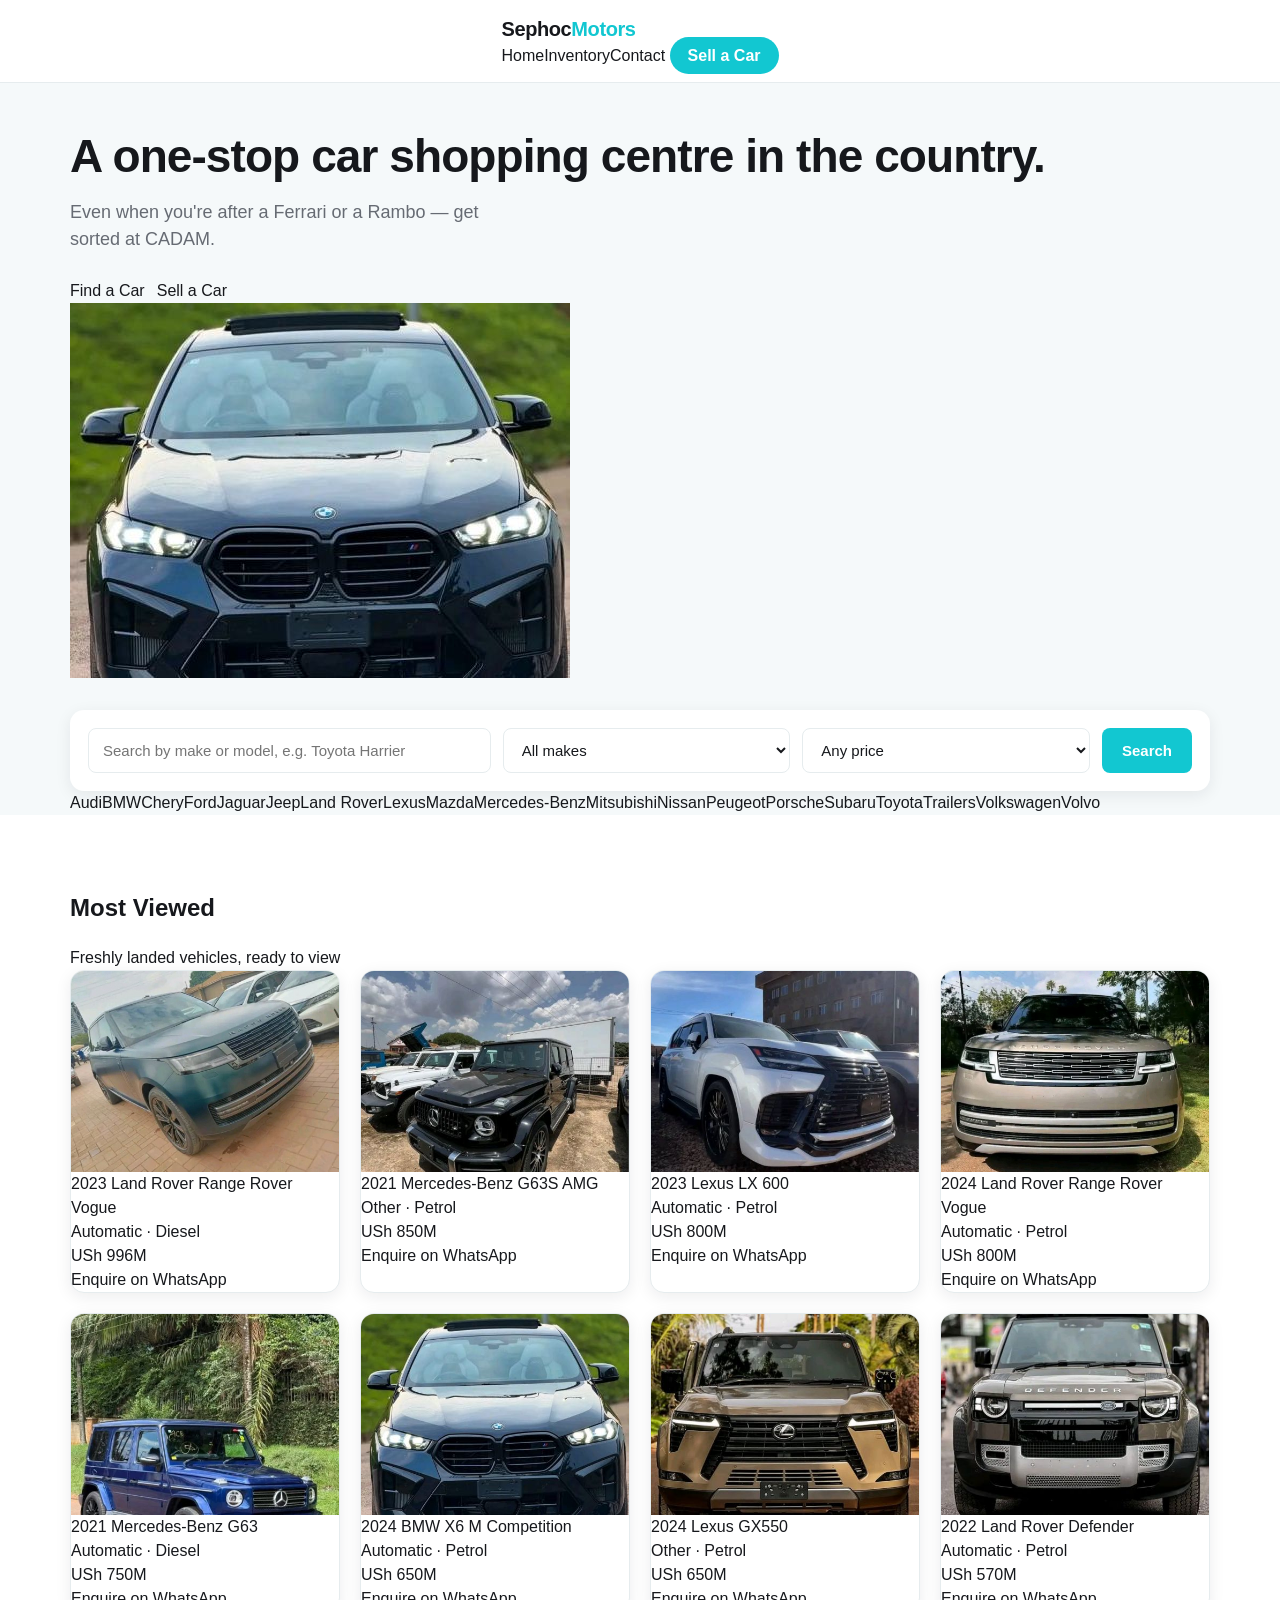
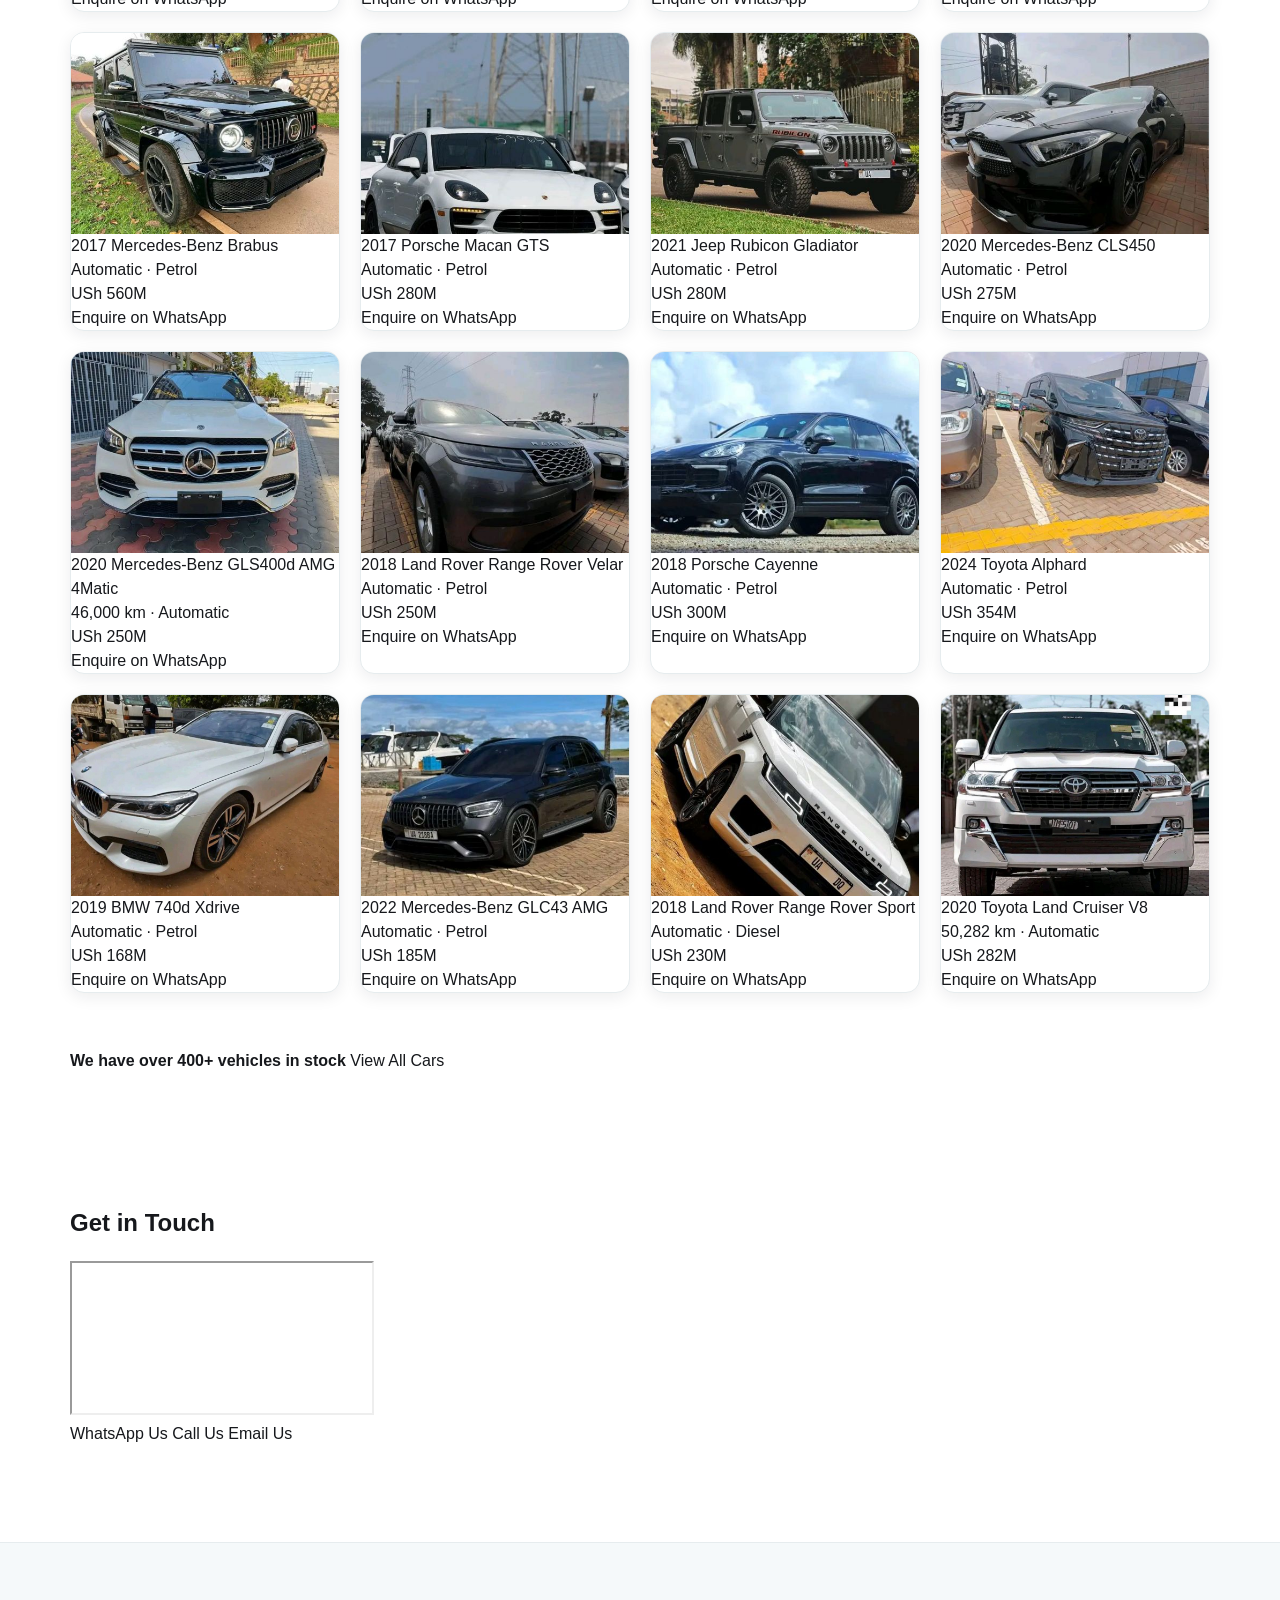
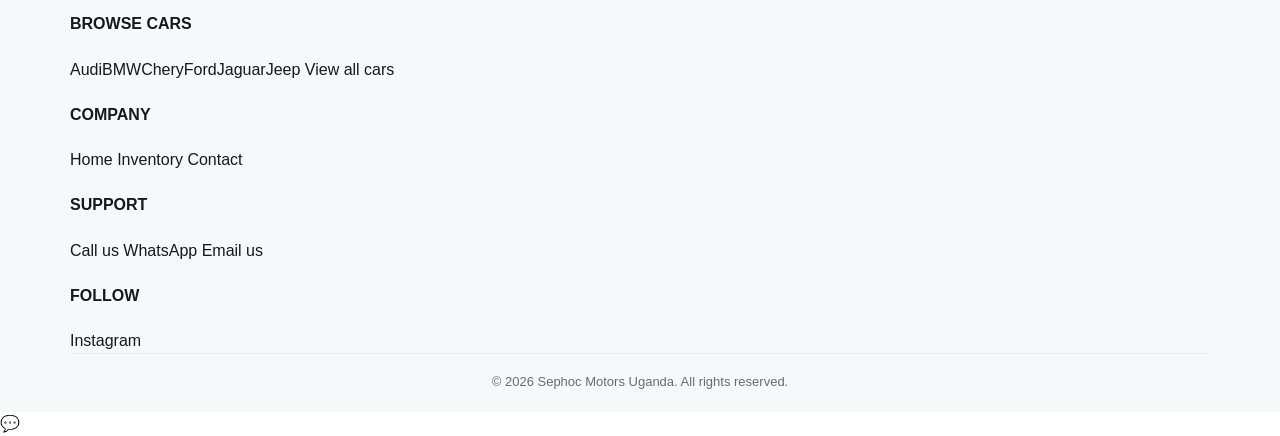
<file: index.html>
<!DOCTYPE html>
<html lang="en">
<head>
<meta charset="UTF-8">
<meta name="viewport" content="width=device-width, initial-scale=1.0">
<title>Sephoc Motors Uganda | Buy &amp; Sell Cars in Kampala</title>
<meta name="description" content="Sephoc Motors Uganda - a one-stop car shopping centre in Kampala. Browse our full inventory of quality used and new vehicles.">
<link rel="stylesheet" href="styles.css">
</head>
<body>
<header class="site-header" id="site-header"></header>

<section class="hero">
  <div class="container">
    <div class="hero-top">
      <div class="hero-text">
        <h1>A one-stop car shopping centre in the country.</h1>
        <p>Even when you're after a Ferrari or a Rambo — get sorted at CADAM.</p>
        <div class="hero-actions">
          <a href="inventory.html" class="btn-teal">Find a Car</a>
          <a href="contact.html" class="btn-outline">Sell a Car</a>
        </div>
      </div>
      <div class="hero-photo" id="hero-photo"></div>
    </div>

    <div class="search-bar">
      <input type="text" id="home-search" placeholder="Search by make or model, e.g. Toyota Harrier">
      <select id="home-make"><option value="">All makes</option></select>
      <select id="home-price">
        <option value="">Any price</option>
        <option value="50">Under USh 50M</option>
        <option value="100">Under USh 100M</option>
        <option value="150">Under USh 150M</option>
        <option value="200">Under USh 200M</option>
      </select>
      <button id="home-search-btn">Search</button>
    </div>
  </div>
  <div class="container">
    <div class="brand-strip" id="brand-strip"></div>
  </div>
</section>

<section class="section">
  <div class="container">
    <div class="section-heading">
      <h2>Most Viewed</h2>
      <div class="sub">Freshly landed vehicles, ready to view</div>
    </div>
    <div class="car-grid" id="most-viewed-grid"></div>
  </div>
</section>

<section class="section" style="padding-top:0;">
  <div class="container">
    <div class="stock-banner">
      <strong>We have over 400+ vehicles in stock</strong>
      <a href="inventory.html" class="btn-teal">View All Cars</a>
    </div>
  </div>
</section>

<section class="section">
  <div class="container">
    <div class="section-heading"><h2>Get in Touch</h2></div>
    <div class="map-embed">
      <iframe src="https://www.google.com/maps?q=Naguru,Kampala,Uganda&output=embed" loading="lazy"></iframe>
    </div>
    <div class="contact-actions">
      <a class="btn-whatsapp" href="https://wa.me/256704113590" target="_blank" rel="noopener">WhatsApp Us</a>
      <a class="btn-call" href="tel:+256704113590">Call Us</a>
      <a class="btn-email" href="mailto:info@sephocmotors.com">Email Us</a>
    </div>
  </div>
</section>

<footer class="site-footer" id="site-footer"></footer>
<a class="chat-bubble" href="https://wa.me/256704113590" target="_blank" rel="noopener">&#128172;</a>

<script src="cars-data.js"></script>
<script src="partials.js"></script>
<script src="main.js"></script>
<script>
  renderHeader("index.html");
  renderFooter();
  initHomePage();
</script>
</body>
</html>
</file>
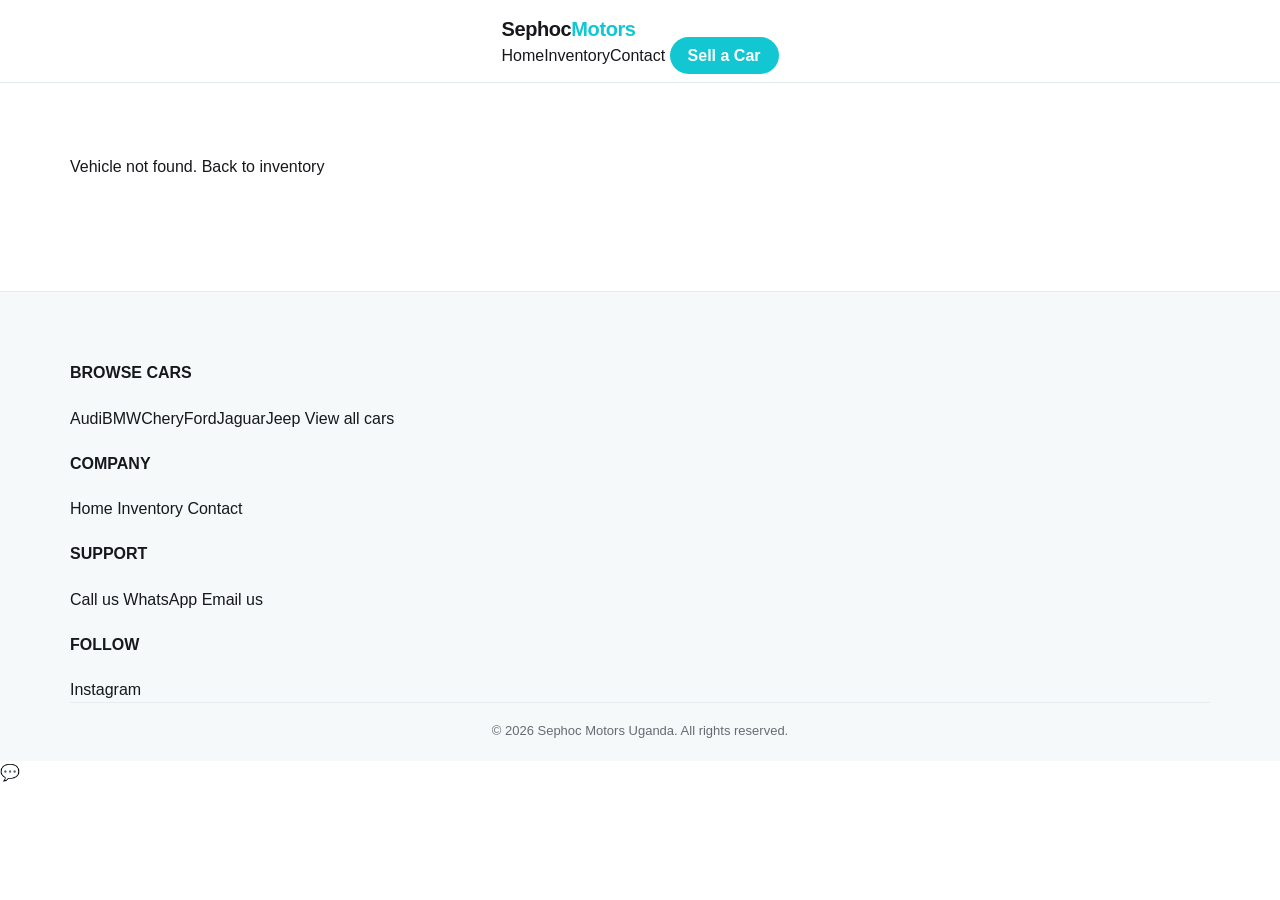
<file: car-detail.html>
<!DOCTYPE html>
<html lang="en">
<head>
<meta charset="UTF-8">
<meta name="viewport" content="width=device-width, initial-scale=1.0">
<title>Vehicle Detail — Sephoc Motors Uganda</title>
<link rel="stylesheet" href="styles.css">
</head>
<body>
<header class="site-header" id="site-header"></header>
<section class="section"><div class="container" id="detail-container"></div></section>
<footer class="site-footer" id="site-footer"></footer>
<a class="chat-bubble" href="https://wa.me/256704113590" target="_blank" rel="noopener">&#128172;</a>

<script src="cars-data.js"></script>
<script src="partials.js"></script>
<script src="main.js"></script>
<script>
  renderHeader("");
  renderFooter();
  initDetailPage();
</script>
</body>
</html>
</file>
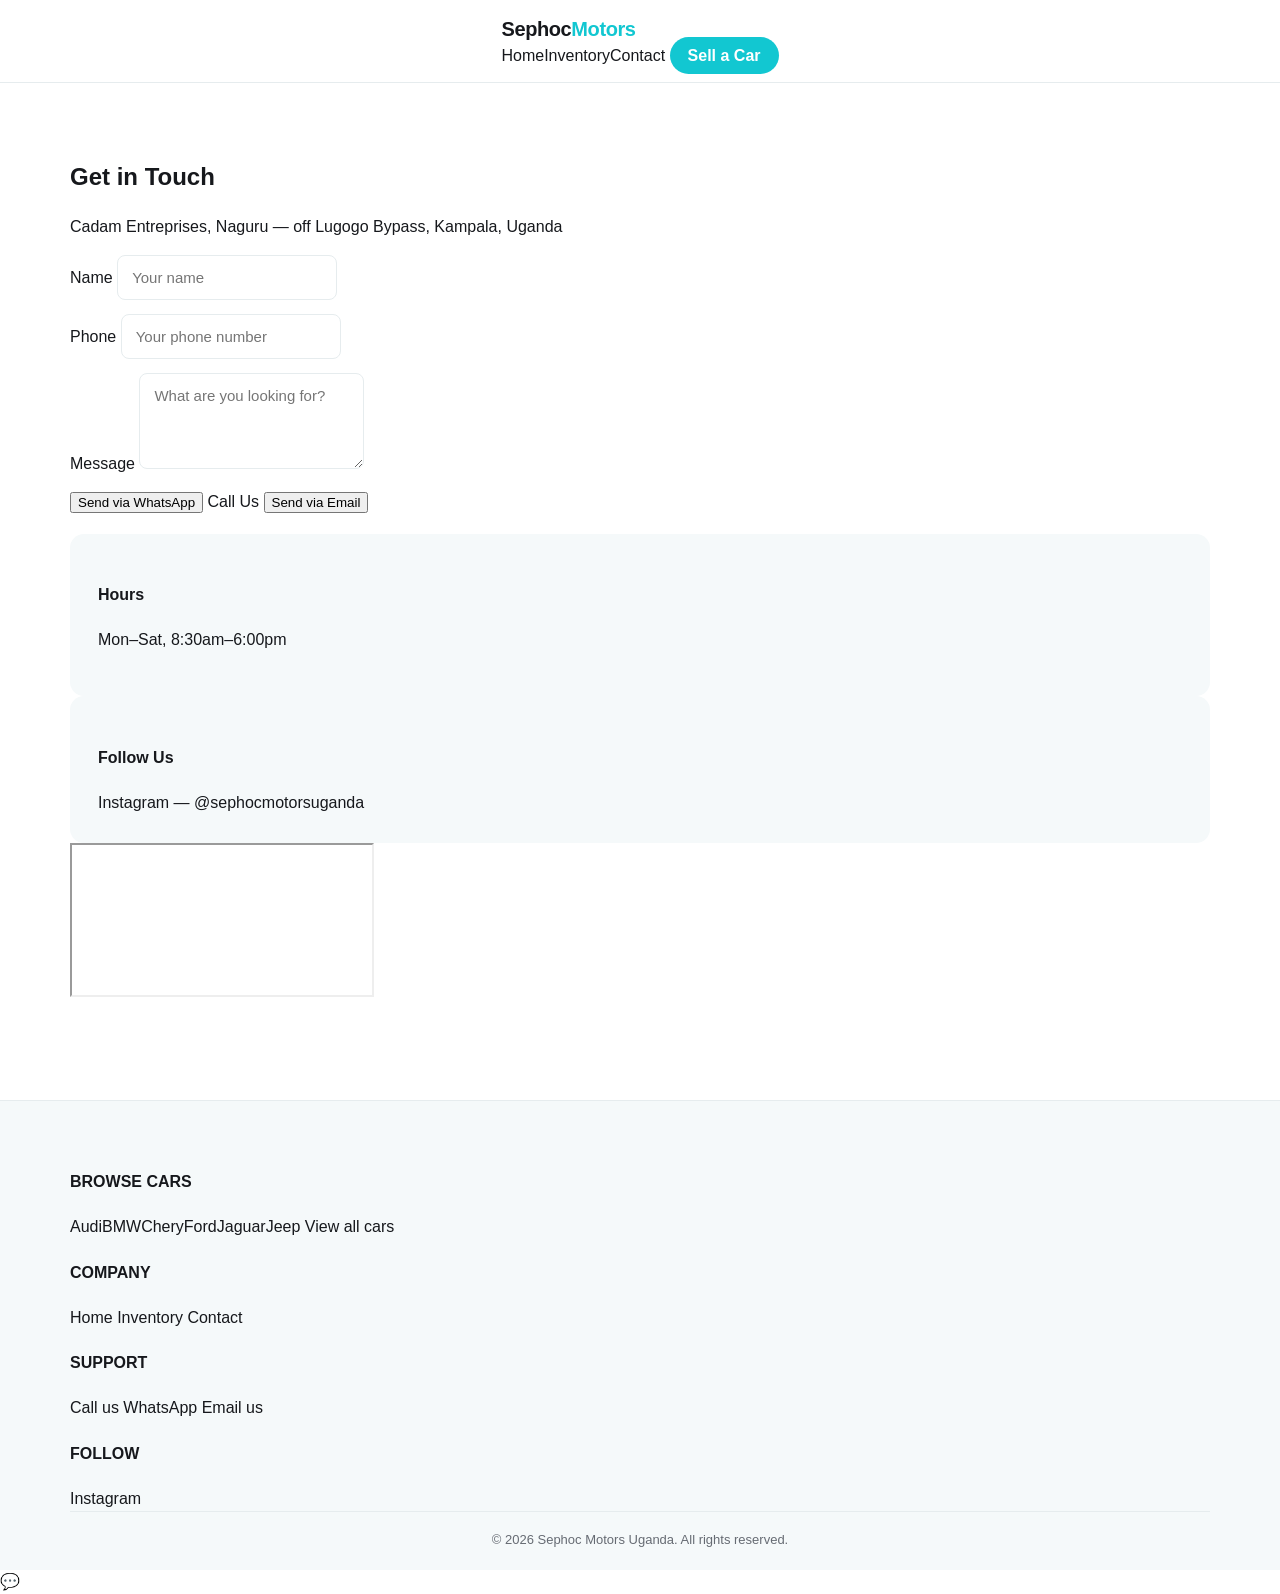
<file: contact.html>
<!DOCTYPE html>
<html lang="en">
<head>
<meta charset="UTF-8">
<meta name="viewport" content="width=device-width, initial-scale=1.0">
<title>Contact — Sephoc Motors Uganda</title>
<link rel="stylesheet" href="styles.css">
</head>
<body>
<header class="site-header" id="site-header"></header>

<section class="section">
  <div class="container">
    <div class="section-heading"><h2>Get in Touch</h2></div>
    <p style="color:var(--text-dim);max-width:520px;">
      Cadam Entreprises, Naguru — off Lugogo Bypass, Kampala, Uganda
    </p>

    <div class="contact-layout">
      <form class="contact-form" id="contact-form">
        <label>Name
          <input type="text" id="cf-name" placeholder="Your name" required>
        </label>
        <label>Phone
          <input type="tel" id="cf-phone" placeholder="Your phone number" required>
        </label>
        <label>Message
          <textarea id="cf-message" rows="4" placeholder="What are you looking for?"></textarea>
        </label>
        <div class="contact-actions">
          <button type="button" class="btn-whatsapp" id="cf-whatsapp">Send via WhatsApp</button>
          <a class="btn-call" href="tel:+256704113590">Call Us</a>
          <button type="button" class="btn-email" id="cf-email">Send via Email</button>
        </div>
      </form>

      <div class="contact-side">
        <div class="contact-block">
          <h4>Hours</h4>
          <p>Mon–Sat, 8:30am–6:00pm</p>
        </div>
        <div class="contact-block">
          <h4>Follow Us</h4>
          <a href="https://www.instagram.com/sephocmotorsuganda" target="_blank" rel="noopener">Instagram — @sephocmotorsuganda</a>
        </div>
      </div>
    </div>

    <div class="map-embed">
      <iframe src="https://www.google.com/maps?q=Naguru,Kampala,Uganda&output=embed" loading="lazy"></iframe>
    </div>
  </div>
</section>

<footer class="site-footer" id="site-footer"></footer>
<a class="chat-bubble" href="https://wa.me/256704113590" target="_blank" rel="noopener">&#128172;</a>

<script src="cars-data.js"></script>
<script src="partials.js"></script>
<script src="main.js"></script>
<script>
  renderHeader("contact.html");
  renderFooter();
  initContactPage();
</script>
</body>
</html>
</file>
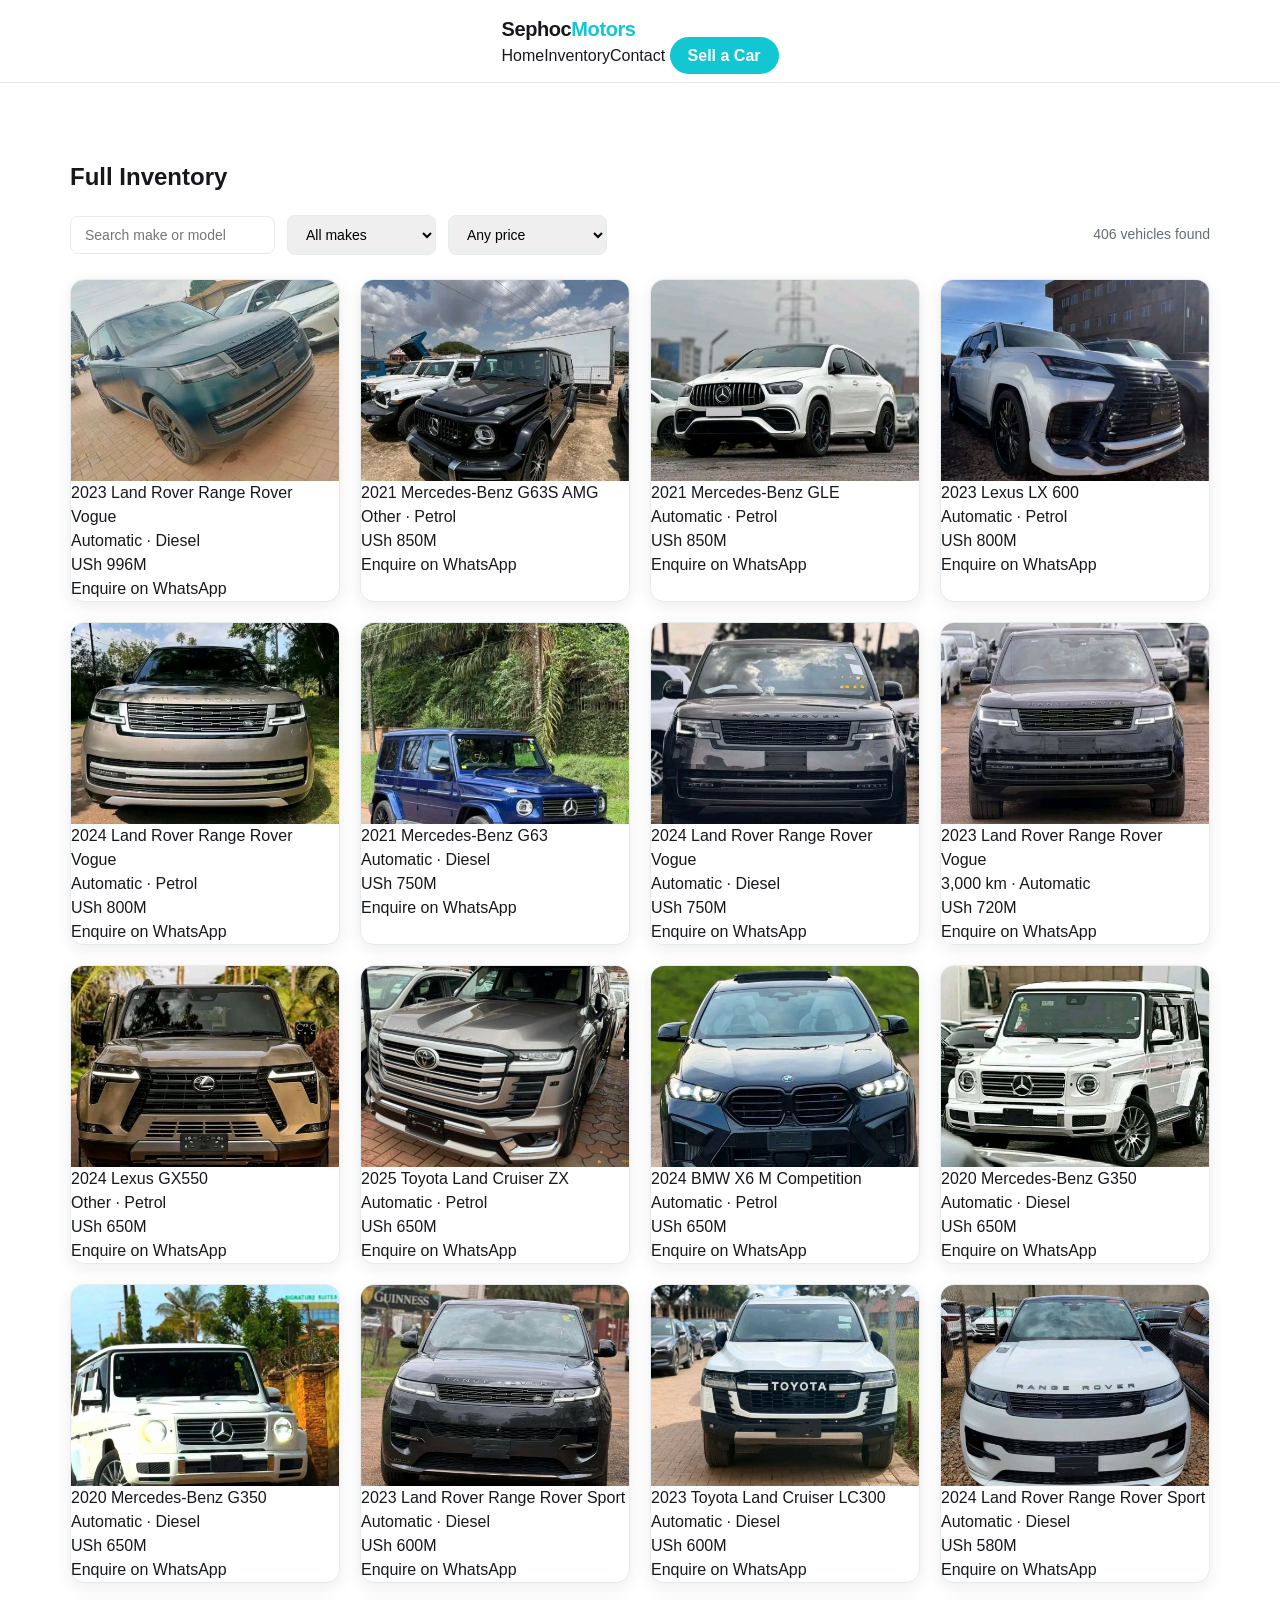
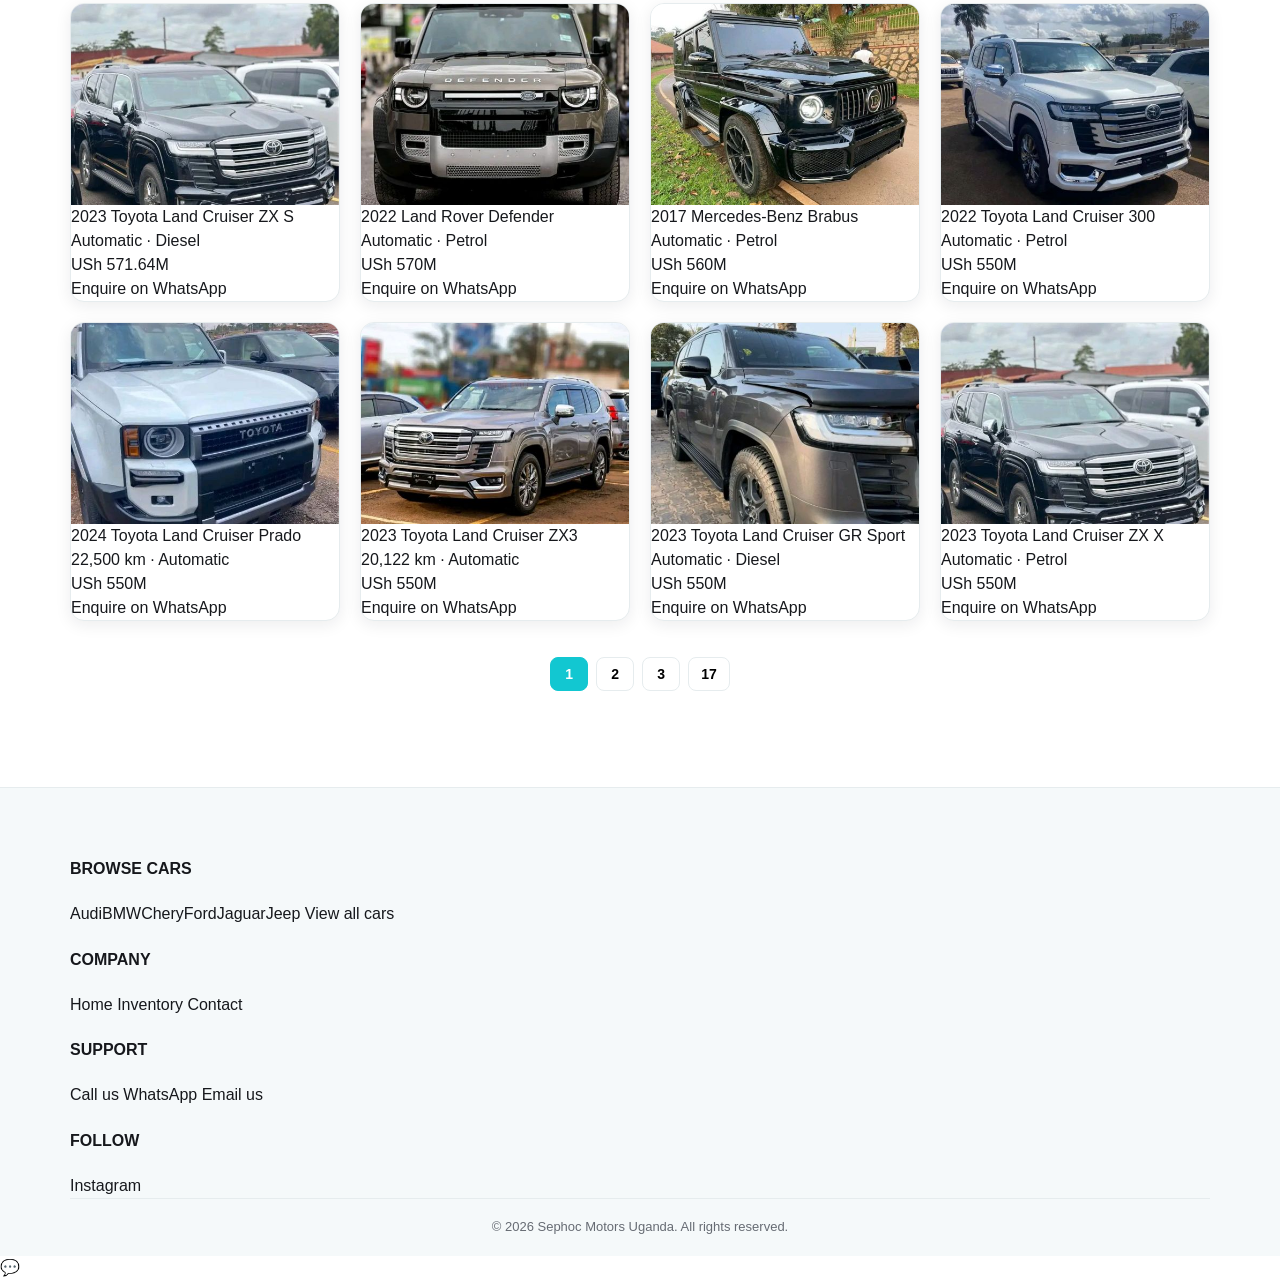
<file: inventory.html>
<!DOCTYPE html>
<html lang="en">
<head>
<meta charset="UTF-8">
<meta name="viewport" content="width=device-width, initial-scale=1.0">
<title>Full Inventory — Sephoc Motors Uganda</title>
<link rel="stylesheet" href="styles.css">
</head>
<body>
<header class="site-header" id="site-header"></header>

<section class="section">
  <div class="container">
    <div class="section-heading"><h2>Full Inventory</h2></div>
    <div class="inventory-toolbar">
      <input type="text" id="filter-search" placeholder="Search make or model">
      <select id="filter-make"></select>
      <select id="filter-price">
        <option value="">Any price</option>
        <option value="50">Under USh 50M</option>
        <option value="100">Under USh 100M</option>
        <option value="150">Under USh 150M</option>
        <option value="200">Under USh 200M</option>
      </select>
      <span class="inventory-count" id="inventory-count"></span>
    </div>
    <div class="car-grid" id="inventory-grid"></div>
    <div class="pagination" id="pagination"></div>
  </div>
</section>

<footer class="site-footer" id="site-footer"></footer>
<a class="chat-bubble" href="https://wa.me/256704113590" target="_blank" rel="noopener">&#128172;</a>

<script src="cars-data.js"></script>
<script src="partials.js"></script>
<script src="main.js"></script>
<script>
  renderHeader("inventory.html");
  renderFooter();
  initInventoryPage();
</script>
</body>
</html>
</file>
<file: styles.css>
/* Sephoc Motors Uganda - main stylesheet */
:root {
  --accent: #12c7d1;
  --accent-dark: #0ea3ac;
  --text: #16181c;
  --text-muted: #666b73;
  --bg: #ffffff;
  --bg-soft: #f5f9fa;
  --border: #e6ecee;
  --radius: 14px;
  --radius-sm: 8px;
  --shadow: 0 4px 16px rgba(20, 30, 40, 0.08);
  --shadow-hover: 0 8px 24px rgba(20, 30, 40, 0.14);
  --whatsapp: #25d366;
}

* { box-sizing: border-box; }
html { scroll-behavior: smooth; }
body {
  margin: 0;
  font-family: -apple-system, BlinkMacSystemFont, "Segoe UI", Roboto, Helvetica, Arial, sans-serif;
  color: var(--text);
  background: var(--bg);
  line-height: 1.5;
}
a { text-decoration: none; color: inherit; }
img { max-width: 100%; display: block; }
button { font-family: inherit; cursor: pointer; }
.container { max-width: 1180px; margin: 0 auto; padding: 0 20px; }

/* ---------- Header ---------- */
.site-header {
  display: flex;
  align-items: center;
  justify-content: space-between;
  padding: 14px 20px;
  border-bottom: 1px solid var(--border);
  position: sticky;
  top: 0;
  background: rgba(255,255,255,0.97);
  backdrop-filter: blur(6px);
  z-index: 100;
}
.logo {
  font-weight: 800;
  font-size: 20px;
  letter-spacing: -0.02em;
}
.logo span { color: var(--accent); }
.main-nav {
  display: flex;
  gap: 24px;
  align-items: center;
}
.main-nav a {
  font-weight: 600;
  font-size: 15px;
  color: var(--text);
}
.main-nav a:hover { color: var(--accent-dark); }
.nav-cta {
  background: var(--accent);
  color: #fff !important;
  padding: 10px 18px;
  border-radius: 999px;
  font-weight: 700;
}
.nav-toggle {
  display: none;
  background: none;
  border: none;
  font-size: 26px;
  line-height: 1;
}
@media (max-width: 780px) {
  .main-nav {
    position: fixed;
    top: 62px;
    left: 0;
    right: 0;
    background: #fff;
    flex-direction: column;
    align-items: flex-start;
    padding: 16px 20px 20px;
    border-bottom: 1px solid var(--border);
    box-shadow: var(--shadow);
    gap: 14px;
    transform: translateY(-8px);
    opacity: 0;
    pointer-events: none;
    transition: all 0.2s ease;
  }
  .main-nav.open {
    transform: translateY(0);
    opacity: 1;
    pointer-events: auto;
  }
  .nav-toggle { display: block; }
}

/* ---------- Hero ---------- */
.hero {
  background: var(--bg-soft);
  padding: 48px 0 0;
  overflow: hidden;
}
.hero-inner {
  display: grid;
  grid-template-columns: 1fr 1fr;
  gap: 32px;
  align-items: center;
}
.hero-text h1 {
  font-size: clamp(28px, 4.2vw, 46px);
  line-height: 1.12;
  letter-spacing: -0.02em;
  margin: 0 0 16px;
  font-weight: 800;
}
.hero-text p {
  font-size: clamp(15px, 1.6vw, 18px);
  color: var(--text-muted);
  max-width: 46ch;
  margin: 0 0 26px;
}
.hero-actions { display: flex; gap: 12px; flex-wrap: wrap; }
.btn {
  display: inline-block;
  padding: 13px 24px;
  border-radius: 999px;
  font-weight: 700;
  font-size: 15px;
  border: 2px solid transparent;
  text-align: center;
}
.btn-primary { background: var(--accent); color: #fff; }
.btn-primary:hover { background: var(--accent-dark); }
.btn-outline { border-color: var(--text); color: var(--text); }
.btn-outline:hover { border-color: var(--accent); color: var(--accent-dark); }
.hero-image img { border-radius: var(--radius); box-shadow: var(--shadow); }

@media (max-width: 780px) {
  .hero-inner { grid-template-columns: 1fr; }
  .hero-image { order: -1; }
}

/* ---------- Search bar ---------- */
.search-bar {
  background: #fff;
  border-radius: var(--radius);
  box-shadow: var(--shadow);
  padding: 18px;
  margin-top: 32px;
  display: grid;
  grid-template-columns: 1.4fr 1fr 1fr auto;
  gap: 12px;
}
.search-bar input, .search-bar select {
  width: 100%;
  padding: 12px 14px;
  border: 1px solid var(--border);
  border-radius: var(--radius-sm);
  font-size: 15px;
  font-family: inherit;
  color: var(--text);
  background: #fff;
}
.search-bar button {
  background: var(--accent);
  color: #fff;
  border: none;
  border-radius: var(--radius-sm);
  padding: 12px 20px;
  font-weight: 700;
  font-size: 15px;
}
.search-bar button:hover { background: var(--accent-dark); }
@media (max-width: 780px) {
  .search-bar { grid-template-columns: 1fr; margin-top: 20px; }
}

/* ---------- Ticker ---------- */
.ticker-wrap {
  border-top: 1px solid var(--border);
  border-bottom: 1px solid var(--border);
  overflow: hidden;
  padding: 18px 0;
  background: #fff;
}
.ticker-track {
  display: flex;
  gap: 60px;
  width: max-content;
  animation: ticker-scroll 28s linear infinite;
  align-items: center;
}
.ticker-track span {
  font-size: 20px;
  font-weight: 700;
  color: var(--text-muted);
  opacity: 0.7;
  white-space: nowrap;
}
@keyframes ticker-scroll {
  from { transform: translateX(0); }
  to { transform: translateX(-50%); }
}

/* ---------- Section headings ---------- */
.section { padding: 56px 0; }
.section-head {
  display: flex;
  justify-content: space-between;
  align-items: baseline;
  margin-bottom: 28px;
  gap: 16px;
  flex-wrap: wrap;
}
.section-head h2 {
  font-size: clamp(22px, 3vw, 30px);
  font-weight: 800;
  letter-spacing: -0.01em;
  margin: 0;
  white-space: nowrap;
}
.section-head p { color: var(--text-muted); margin: 0; }

/* ---------- Car grid & cards ---------- */
.car-grid {
  display: grid;
  grid-template-columns: repeat(auto-fill, minmax(240px, 1fr));
  gap: 20px;
}
.car-card {
  background: #fff;
  border: 1px solid var(--border);
  border-radius: var(--radius);
  overflow: hidden;
  box-shadow: var(--shadow);
  transition: box-shadow 0.2s ease, transform 0.2s ease;
  display: flex;
  flex-direction: column;
}
.car-card:hover { box-shadow: var(--shadow-hover); transform: translateY(-2px); }
.car-card .car-img-wrap {
  aspect-ratio: 4/3;
  overflow: hidden;
  background: var(--bg-soft);
  position: relative;
}
.car-card img { width: 100%; height: 100%; object-fit: cover; }
.sold-badge {
  position: absolute; top: 10px; left: 10px;
  background: #e63946; color: #fff;
  font-size: 11px; font-weight: 800;
  padding: 4px 10px; border-radius: 999px;
  letter-spacing: 0.04em;
}
.car-card-body { padding: 14px 16px 16px; display: flex; flex-direction: column; gap: 6px; flex: 1; }
.car-card-title { font-weight: 700; font-size: 15.5px; line-height: 1.3; }
.car-card-meta { color: var(--text-muted); font-size: 13px; }
.car-card-price { font-weight: 800; font-size: 17px; color: var(--text); margin-top: 4px; }
.car-card-enquire {
  margin-top: 10px;
  display: block;
  text-align: center;
  background: var(--bg-soft);
  color: var(--text);
  font-weight: 700;
  font-size: 13.5px;
  padding: 9px;
  border-radius: var(--radius-sm);
  border: 1px solid var(--border);
}
.car-card-enquire:hover { background: var(--accent); color: #fff; border-color: var(--accent); }

/* ---------- Stats / CTA banner ---------- */
.stats-banner {
  background: var(--text);
  color: #fff;
  border-radius: var(--radius);
  padding: 40px 32px;
  display: flex;
  align-items: center;
  justify-content: space-between;
  gap: 20px;
  flex-wrap: wrap;
}
.stats-banner h3 { margin: 0; font-size: clamp(20px, 3vw, 28px); font-weight: 800; }
.stats-banner .btn-primary { flex-shrink: 0; }

/* ---------- Contact block (map + buttons) ---------- */
.contact-block {
  background: var(--bg-soft);
  border-radius: var(--radius);
  padding: 28px;
}
.contact-map {
  width: 100%;
  border-radius: var(--radius-sm);
  border: 0;
  aspect-ratio: 16/8;
  margin-bottom: 20px;
}
.contact-buttons {
  display: grid;
  grid-template-columns: repeat(3, 1fr);
  gap: 12px;
}
.contact-buttons a {
  display: flex;
  align-items: center;
  justify-content: center;
  gap: 8px;
  padding: 14px;
  border-radius: var(--radius-sm);
  font-weight: 700;
  font-size: 14.5px;
  color: #fff;
}
.contact-buttons .cb-whatsapp { background: var(--whatsapp); }
.contact-buttons .cb-call { background: var(--accent); }
.contact-buttons .cb-email { background: var(--text); }
@media (max-width: 600px) {
  .contact-buttons { grid-template-columns: 1fr; }
}

/* ---------- Contact page form ---------- */
.contact-form {
  display: flex;
  flex-direction: column;
  gap: 14px;
  margin-bottom: 20px;
}
.contact-form input, .contact-form textarea {
  padding: 13px 14px;
  border: 1px solid var(--border);
  border-radius: var(--radius-sm);
  font-family: inherit;
  font-size: 15px;
}
.contact-form textarea { resize: vertical; min-height: 90px; }
.contact-info-grid {
  display: grid;
  grid-template-columns: 1fr 1fr;
  gap: 32px;
  margin-top: 32px;
}
@media (max-width: 780px) {
  .contact-info-grid { grid-template-columns: 1fr; }
}
.contact-info-list { list-style: none; padding: 0; margin: 0; display: flex; flex-direction: column; gap: 12px; }
.contact-info-list li { color: var(--text-muted); }
.contact-info-list strong { color: var(--text); display: block; }
.social-links { display: flex; gap: 12px; margin-top: 12px; }
.social-links a {
  padding: 9px 16px;
  border: 1px solid var(--border);
  border-radius: 999px;
  font-weight: 600;
  font-size: 14px;
}
.social-links a:hover { border-color: var(--accent); color: var(--accent-dark); }

/* ---------- Footer ---------- */
.site-footer {
  background: var(--bg-soft);
  border-top: 1px solid var(--border);
  padding: 48px 0 20px;
  margin-top: 40px;
}
.footer-grid {
  display: grid;
  grid-template-columns: repeat(4, 1fr);
  gap: 28px;
  margin-bottom: 32px;
}
@media (max-width: 780px) {
  .footer-grid { grid-template-columns: 1fr 1fr; }
}
.footer-col h4 { font-size: 14px; font-weight: 800; margin: 0 0 14px; text-transform: uppercase; letter-spacing: 0.04em; color: var(--text-muted); }
.footer-col ul { list-style: none; padding: 0; margin: 0; display: flex; flex-direction: column; gap: 9px; }
.footer-col a { font-size: 14.5px; color: var(--text); }
.footer-col a:hover { color: var(--accent-dark); }
.footer-bottom {
  border-top: 1px solid var(--border);
  padding-top: 18px;
  text-align: center;
  color: var(--text-muted);
  font-size: 13px;
}

/* ---------- Floating contact bubble ---------- */
.fab-wrap {
  position: fixed;
  bottom: 22px;
  right: 22px;
  z-index: 200;
  display: flex;
  flex-direction: column;
  align-items: flex-end;
  gap: 10px;
}
.fab-options {
  display: flex;
  flex-direction: column;
  gap: 10px;
  margin-bottom: 4px;
  opacity: 0;
  transform: translateY(10px);
  pointer-events: none;
  transition: all 0.2s ease;
}
.fab-options.open { opacity: 1; transform: translateY(0); pointer-events: auto; }
.fab-option {
  display: flex;
  align-items: center;
  gap: 10px;
  background: #fff;
  box-shadow: var(--shadow);
  border-radius: 999px;
  padding: 10px 16px 10px 10px;
  font-weight: 700;
  font-size: 14px;
  color: var(--text);
}
.fab-option .fab-icon {
  width: 34px; height: 34px;
  border-radius: 50%;
  display: flex; align-items: center; justify-content: center;
  color: #fff; font-size: 16px;
  flex-shrink: 0;
}
.fab-option.wa .fab-icon { background: var(--whatsapp); }
.fab-option.call .fab-icon { background: var(--accent); }
.fab-option.sms .fab-icon { background: var(--text); }
.fab-main {
  width: 58px; height: 58px;
  border-radius: 50%;
  background: var(--accent);
  color: #fff;
  border: none;
  font-size: 26px;
  box-shadow: var(--shadow-hover);
  display: flex; align-items: center; justify-content: center;
}

/* ---------- Inventory page ---------- */
.inventory-toolbar {
  display: flex;
  flex-wrap: wrap;
  gap: 12px;
  margin-bottom: 24px;
  align-items: center;
}
.inventory-toolbar select, .inventory-toolbar input {
  padding: 10px 14px;
  border: 1px solid var(--border);
  border-radius: var(--radius-sm);
  font-family: inherit;
  font-size: 14px;
}
.inventory-count { color: var(--text-muted); font-size: 14px; margin-left: auto; }
.pagination {
  display: flex;
  gap: 8px;
  justify-content: center;
  margin-top: 36px;
  flex-wrap: wrap;
}
.pagination button {
  min-width: 38px;
  padding: 8px 12px;
  border: 1px solid var(--border);
  background: #fff;
  border-radius: var(--radius-sm);
  font-weight: 600;
  font-size: 14px;
}
.pagination button.active { background: var(--accent); color: #fff; border-color: var(--accent); }
.pagination button:disabled { opacity: 0.4; cursor: default; }

/* ---------- Car detail page ---------- */
.detail-grid {
  display: grid;
  grid-template-columns: 1.3fr 1fr;
  gap: 40px;
}
@media (max-width: 900px) {
  .detail-grid { grid-template-columns: 1fr; }
}
.detail-main-img {
  border-radius: var(--radius);
  overflow: hidden;
  aspect-ratio: 4/3;
  background: var(--bg-soft);
  margin-bottom: 12px;
}
.detail-main-img img { width: 100%; height: 100%; object-fit: cover; }
.detail-thumbs { display: flex; gap: 8px; flex-wrap: wrap; }
.detail-thumbs img {
  width: 70px; height: 52px; object-fit: cover;
  border-radius: 6px; border: 2px solid transparent; cursor: pointer;
}
.detail-thumbs img.active { border-color: var(--accent); }
.detail-panel {
  background: var(--bg-soft);
  border-radius: var(--radius);
  padding: 26px;
  align-self: start;
}
.detail-panel h1 { font-size: 24px; margin: 0 0 6px; font-weight: 800; }
.detail-price { font-size: 28px; font-weight: 800; margin: 4px 0 20px; }
.detail-specs { list-style: none; padding: 0; margin: 0 0 24px; display: grid; grid-template-columns: 1fr 1fr; gap: 12px; }
.detail-specs li { font-size: 14px; color: var(--text-muted); }
.detail-specs li strong { display: block; color: var(--text); font-size: 15px; }
.detail-panel .btn { width: 100%; margin-bottom: 10px; }
.breadcrumb { font-size: 13.5px; color: var(--text-muted); margin-bottom: 20px; }
.breadcrumb a { color: var(--accent-dark); }

/* ---------- Utility ---------- */
.empty-state { text-align: center; padding: 60px 20px; color: var(--text-muted); }
</file>
